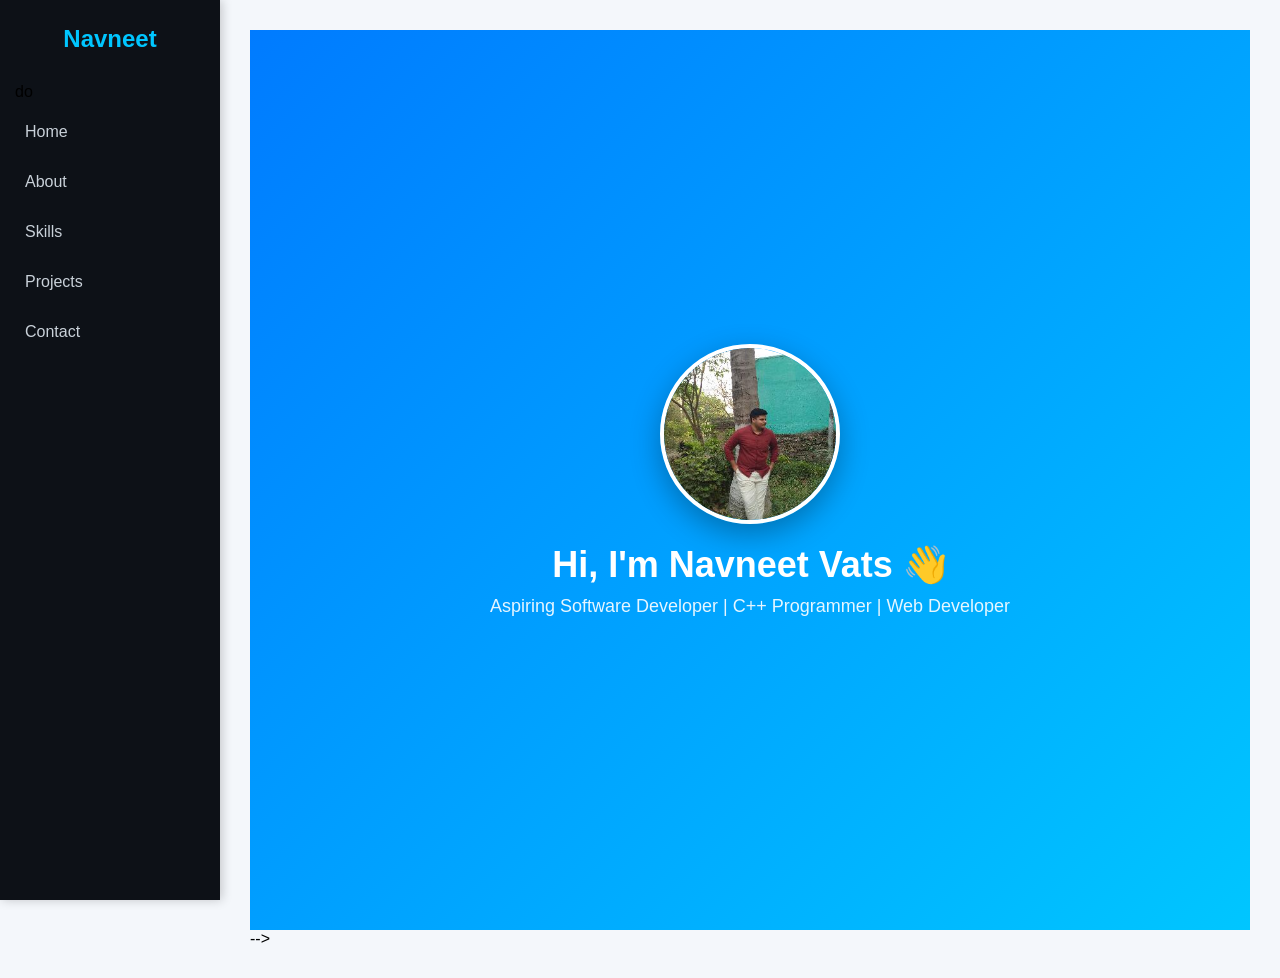
<file: index.html>
<!DOCTYPE html>
<html lang="en">
<head>
    <meta charset="UTF-8">
    <title>Navneet Portfolio</title>
    <link rel="stylesheet" href="style.css">
</head>
<body>


<div class="sidebar">
    <h2>Navneet</h2>do 
    <a href="#home">Home</a>
    <a href="about.html">About</a>
    <a href="skill.html">Skills</a>
    <a href="project.html">Projects</a>
    <a href="contact.html">Contact</a>
</div>

<div class="main">

    <!-- HOME (FIRST PAGE) -->
 <section id="home" class="home">
    <img src="profile.jpg" alt="Navneet Photo">
    <h1>Hi, I'm Navneet Vats 👋</h1>
    <p>Aspiring Software Developer | C++ Programmer | Web Developer</p>
</section>

    <!-- ABOUT -->
    <!-- <section id="about">
        <h2>About Me</h2>
        <p>I am a C++ programmer and web developer passionate about coding.</p>
    </section> -->

    <!-- SKILLS -->
    <!-- <section id="skills">
        <h2>Skills</h2>
        <p>C++, SQL, HTML, CSS</p>
    </section> -->

    <!-- PROJECTS
    <section id="projects">
        <h2>Projects</h2>
        <p>Student Result System, Hospital DB, Portfolio Website</p>
    </section> -->
<!-- 
    <!-- CONTACT -->
    <!-- <section id="contact"> -->
        <!-- <h2>Contact</h2>
        <p>Email: your-email@example.com</p>
    </section> --> -->


</div>

</body>
</html>
</file>
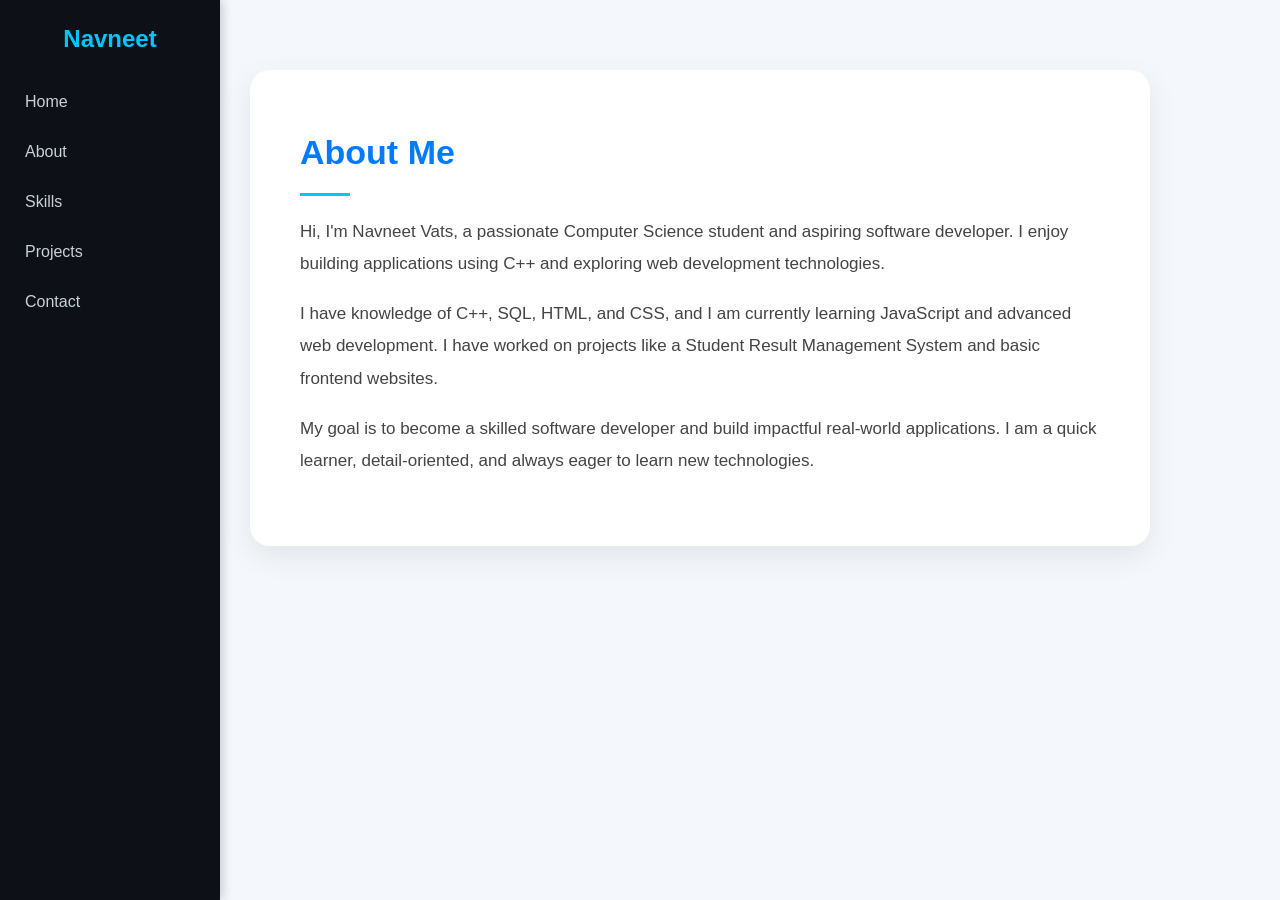
<file: about.html>
<!DOCTYPE html>
<html lang="en">
<head>
    <meta charset="UTF-8">
    <title>About Me</title>
    <link rel="stylesheet" href="style.css">
</head>
<body>

<!-- SIDEBAR SAME AS MAIN -->
<div class="sidebar">
    <h2>Navneet</h2>
    <a href="index.html">Home</a>
    <a href="about.html">About</a>
    <a href="index.html#skills">Skills</a>
    <a href="index.html#projects">Projects</a>
    <a href="index.html#contact">Contact</a>
</div>

<!-- MAIN CONTENT -->
<div class="main">

<section id="about">
  <h2>About Me</h2>

  <p>
    Hi, I'm Navneet Vats, a passionate Computer Science student and aspiring software developer. 
    I enjoy building applications using C++ and exploring web development technologies.
  </p>

  <p>
    I have knowledge of C++, SQL, HTML, and CSS, and I am currently learning JavaScript and advanced web development. 
    I have worked on projects like a Student Result Management System and basic frontend websites.
  </p>

  <p>
    My goal is to become a skilled software developer and build impactful real-world applications. 
    I am a quick learner, detail-oriented, and always eager to learn new technologies.
  </p>

</section>

</div>

</body>
</html>
</file>
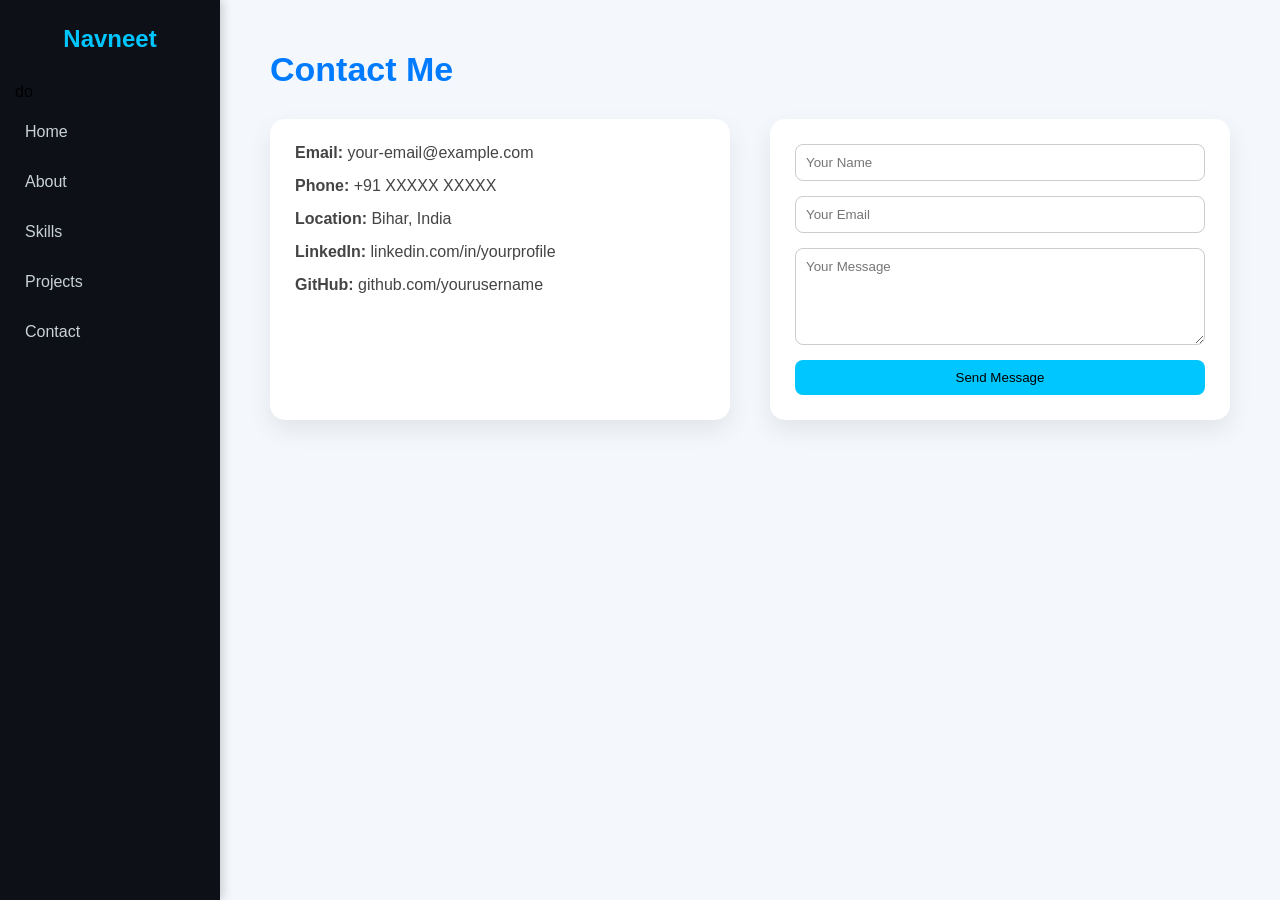
<file: contact.html>
<!DOCTYPE html>
<html lang="en">
<head>
    <meta charset="UTF-8">
    <title>Contact - Navneet</title>
    <link rel="stylesheet" href="style.css">
</head>
<body>

<!-- SIDEBAR -->
<div class="sidebar">
    <h2>Navneet</h2>do 
    <a href="#home">Home</a>
    <a href="about.html">About</a>
    <a href="skill.html">Skills</a>
    <a href="project.html">Projects</a>
    <a href="contact.html">Contact</a>
</div>

<!-- MAIN -->
<div class="main">

<section id="contact-page">
    <h2>Contact Me</h2>

    <div class="contact-container">

        <!-- LEFT INFO -->
        <div class="contact-info">
            <p><strong>Email:</strong> your-email@example.com</p>
            <p><strong>Phone:</strong> +91 XXXXX XXXXX</p>
            <p><strong>Location:</strong> Bihar, India</p>
            <p><strong>LinkedIn:</strong> linkedin.com/in/yourprofile</p>
            <p><strong>GitHub:</strong> github.com/yourusername</p>
        </div>

        <!-- RIGHT FORM -->
        <form class="contact-form">
            <input type="text" placeholder="Your Name" required>
            <input type="email" placeholder="Your Email" required>
            <textarea placeholder="Your Message" rows="5" required></textarea>
            <button type="submit">Send Message</button>
        </form>

    </div>
</section>

</div>

</body>
</html>
</file>
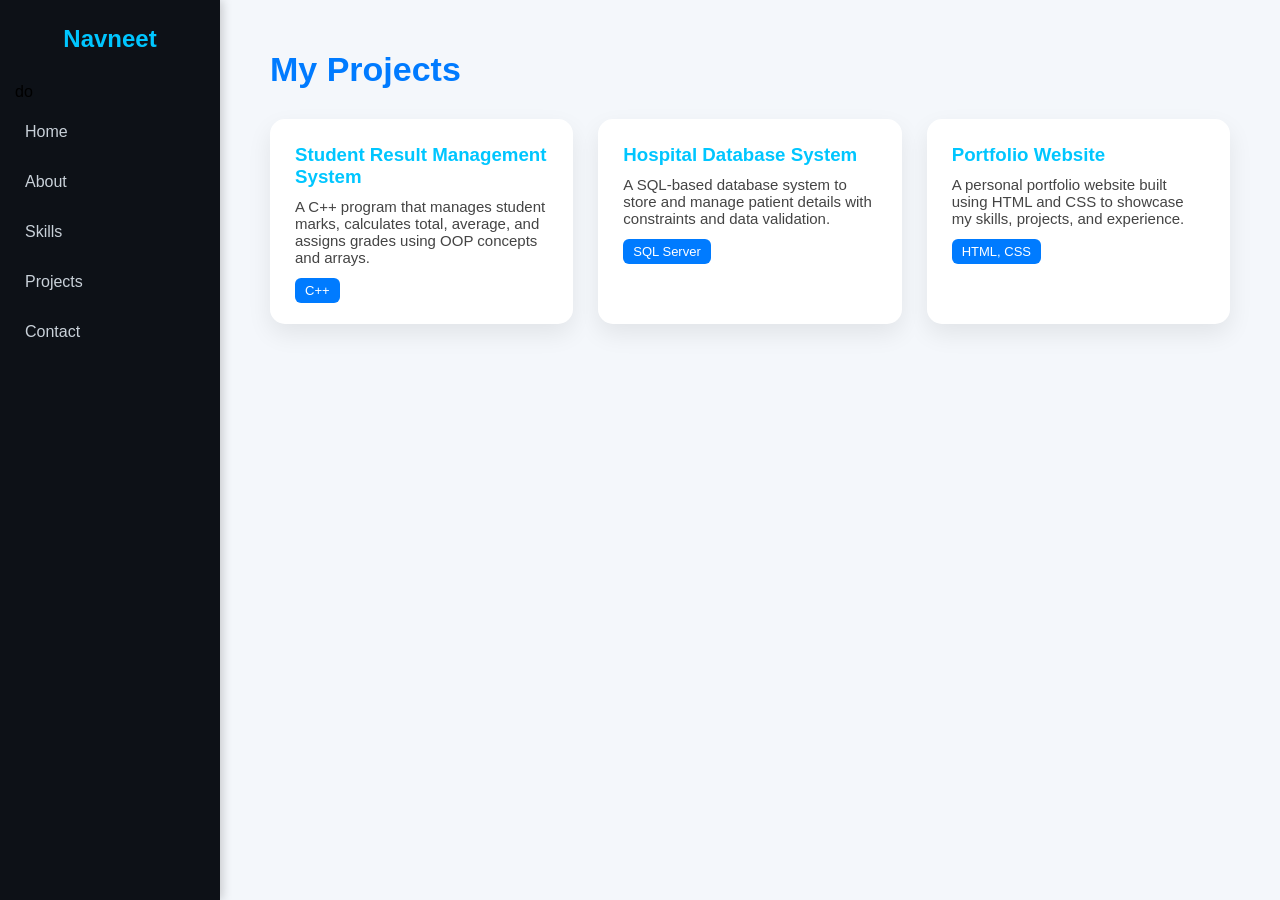
<file: project.html>
<!DOCTYPE html>
<html lang="en">
<head>
    <meta charset="UTF-8">
    <title>Projects - Navneet</title>
    <link rel="stylesheet" href="style.css">
</head>
<body>

<!-- SIDEBAR -->
<div class="sidebar">
    <h2>Navneet</h2>do 
    <a href="#home">Home</a>
    <a href="about.html">About</a>
    <a href="skill.html">Skills</a>
    <a href="project.html">Projects</a>
    <a href="contact.html">Contact</a>
</div>

<!-- MAIN -->
<div class="main">

<section id="projects-page">
    <h2>My Projects</h2>

    <div class="projects-container">

        <!-- Project 1 -->
        <div class="project-card">
            <h3>Student Result Management System</h3>
            <p>
                A C++ program that manages student marks, calculates total, average, and assigns grades using OOP concepts and arrays.
            </p>
            <span>C++</span>
        </div>

        <!-- Project 2 -->
        <div class="project-card">
            <h3>Hospital Database System</h3>
            <p>
                A SQL-based database system to store and manage patient details with constraints and data validation.
            </p>
            <span>SQL Server</span>
        </div>

        <!-- Project 3 -->
        <div class="project-card">
            <h3>Portfolio Website</h3>
            <p>
                A personal portfolio website built using HTML and CSS to showcase my skills, projects, and experience.
            </p>
            <span>HTML, CSS</span>
        </div>

    </div>
</section>

</div>

</body>
</html>
</file>
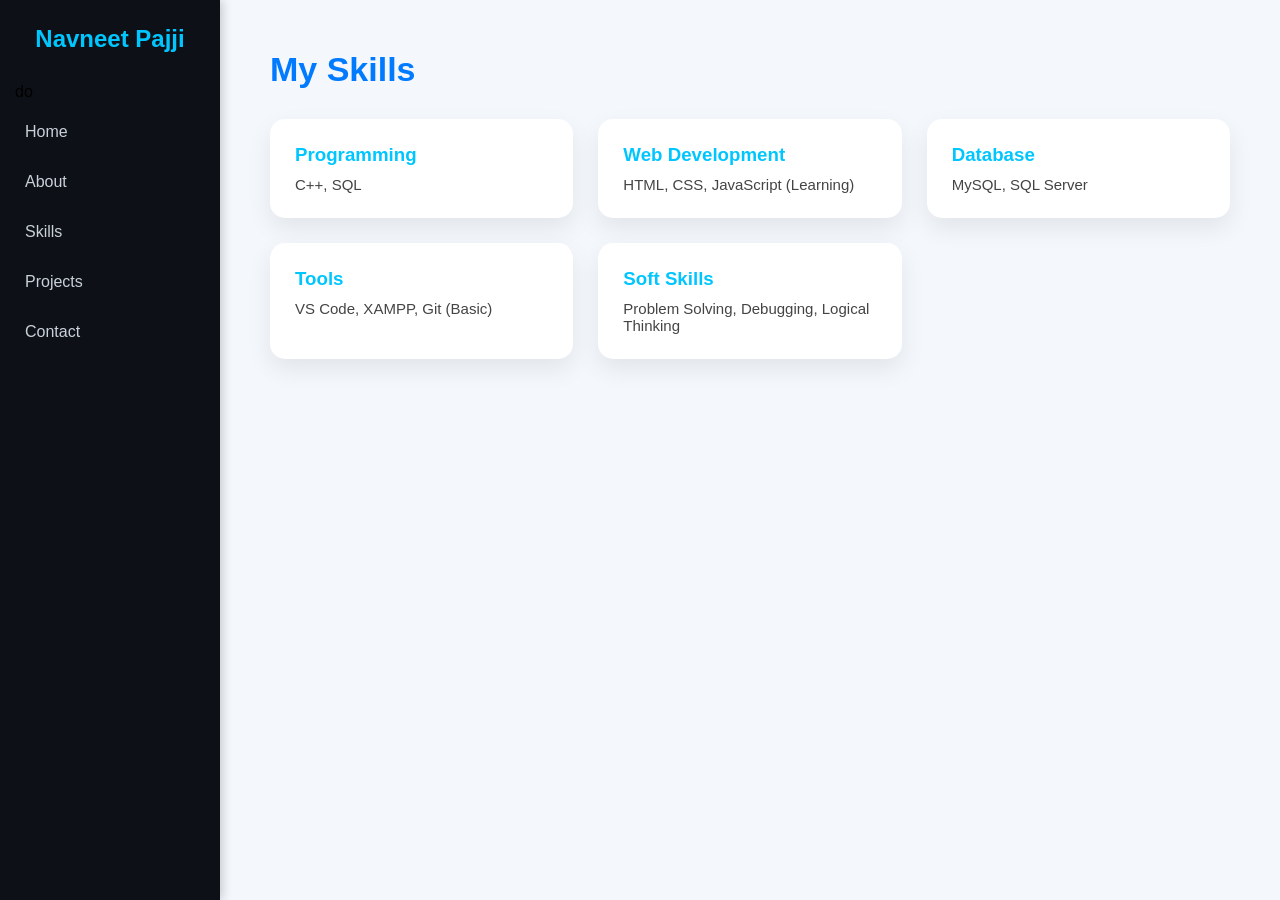
<file: skill.html>
<!DOCTYPE html>
<html lang="en">
<head>
    <meta charset="UTF-8">
    <title>Skills - Navneet</title>
    <link rel="stylesheet" href="style.css">
</head>
<body>

<!-- SIDEBAR -->
<div class="sidebar">
    <h2>Navneet Pajji</h2>do 
    <a href="#home">Home</a>
    <a href="about.html">About</a>
    <a href="skill.html">Skills</a>
    <a href="project.html">Projects</a>
    <a href="contact.html">Contact</a>
</div>

<!-- MAIN -->
<div class="main">

<section id="skills-page">
    <h2>My Skills</h2>

    <div class="skills-container">

        <!-- Programming -->
        <div class="skill-card">
            <h3>Programming</h3>
            <p>C++, SQL</p>
        </div>

        <!-- Web -->
        <div class="skill-card">
            <h3>Web Development</h3>
            <p>HTML, CSS, JavaScript (Learning)</p>
        </div>

        <!-- Database -->
        <div class="skill-card">
            <h3>Database</h3>
            <p>MySQL, SQL Server</p>
        </div>

        <!-- Tools -->
        <div class="skill-card">
            <h3>Tools</h3>
            <p>VS Code, XAMPP, Git (Basic)</p>
        </div>

        <!-- Soft Skills -->
        <div class="skill-card">
            <h3>Soft Skills</h3>
            <p>Problem Solving, Debugging, Logical Thinking</p>
        </div>

    </div>
</section>

</div>

</body>
</html>
</file>
<file: style.css>
* {
    margin: 0;
    padding: 0;
    box-sizing: border-box;
    font-family: 'Segoe UI', sans-serif;
}

body {
    background: #f4f7fb;
}

/* SIDEBAR */
.sidebar {
    position: fixed;
    width: 220px;
    height: 100%;
    background: #0d1117;
    padding: 25px 15px;
    box-shadow: 2px 0 10px rgba(0,0,0,0.2);
}

.sidebar h2 {
    color: #00c6ff;
    margin-bottom: 30px;
    text-align: center;
}

.sidebar a {
    display: block;
    color: #c9d1d9;
    text-decoration: none;
    margin: 12px 0;
    padding: 10px;
    border-radius: 6px;
    transition: 0.3s;
}

.sidebar a:hover {
    background: #00c6ff;
    color: black;
}

/* MAIN ✅ FIXED */
.main {
    margin-left: 220px;
    padding: 30px;   /* added spacing */
}

/* HOME SECTION */
.home {
    height: 100vh;
    display: flex;
    flex-direction: column;
    justify-content: center;
    align-items: center;
    background: linear-gradient(135deg, #007bff, #00c6ff);
    color: white;
    text-align: center;
}

.home img {
    width: 180px;
    height: 180px;
    border-radius: 50%;
    object-fit: cover;
    border: 4px solid white;
    box-shadow: 0 10px 30px rgba(0,0,0,0.3);
    margin-bottom: 20px;
    transition: 0.3s;
}

.home img:hover {
    transform: scale(1.05);
}

.home h1 {
    font-size: 36px;
    margin-bottom: 10px;
}

.home p {
    font-size: 18px;
    opacity: 0.9;
}

/* OTHER SECTIONS */
section {
    padding: 40px 0;   /* better spacing */
}

/* ABOUT SECTION ✅ FIXED */
#about {
    max-width: 900px;
    margin: 40px 0;   /* removed auto center */
    padding: 50px;
    background: white;
    border-radius: 20px;
    box-shadow: 0 10px 30px rgba(0,0,0,0.08);
    line-height: 1.9;
    transition: 0.3s;
}

/* Heading */
#about h2 {
    text-align: left;   /* FIX: no center */
    font-size: 34px;
    margin-bottom: 20px;
    color: #007bff;
}

/* underline */
#about h2::after {
    content: "";
    width: 50px;
    height: 3px;
    background: #00c6ff;
    display: block;
    margin-top: 8px;
}

/* Paragraph */
#about p {
    margin-bottom: 18px;
    color: #444;
    font-size: 17px;
}

/* Hover */
#about:hover {
    transform: translateY(-6px);
}/* SKILLS PAGE */
#skills-page {
    padding: 20px;
}

#skills-page h2 {
    font-size: 34px;
    color: #007bff;
    margin-bottom: 30px;
}

/* GRID */
.skills-container {
    display: grid;
    grid-template-columns: repeat(auto-fit, minmax(250px, 1fr));
    gap: 25px;
}

/* CARD */
.skill-card {
    background: white;
    padding: 25px;
    border-radius: 15px;
    box-shadow: 0 10px 25px rgba(0,0,0,0.08);
    transition: 0.3s;
}

/* HOVER 🔥 */
.skill-card:hover {
    transform: translateY(-8px);
    box-shadow: 0 15px 35px rgba(0,0,0,0.15);
}

/* TITLE */
.skill-card h3 {
    color: #00c6ff;
    margin-bottom: 10px;
}

/* TEXT */
.skill-card p {
    color: #444;
    font-size: 15px;
}
/* PROJECT PAGE */
#projects-page {
    padding: 20px;
}

#projects-page h2 {
    font-size: 34px;
    color: #007bff;
    margin-bottom: 30px;
}

/* GRID */
.projects-container {
    display: grid;
    grid-template-columns: repeat(auto-fit, minmax(280px, 1fr));
    gap: 25px;
}

/* CARD */
.project-card {
    background: white;
    padding: 25px;
    border-radius: 15px;
    box-shadow: 0 10px 25px rgba(0,0,0,0.08);
    transition: 0.3s;
    position: relative;
}

/* HOVER 🔥 */
.project-card:hover {
    transform: translateY(-8px);
    box-shadow: 0 15px 35px rgba(0,0,0,0.15);
}

/* TITLE */
.project-card h3 {
    margin-bottom: 10px;
    color: #00c6ff;
}

/* TEXT */
.project-card p {
    font-size: 15px;
    color: #444;
    margin-bottom: 15px;
}

/* TECH TAG */
.project-card span {
    background: #007bff;
    color: white;
    padding: 5px 10px;
    border-radius: 6px;
    font-size: 13px;
}

/* CONTACT PAGE */
#contact-page {
    padding: 20px;
}

#contact-page h2 {
    font-size: 34px;
    color: #007bff;
    margin-bottom: 30px;
}

/* LAYOUT */
.contact-container {
    display: flex;
    gap: 40px;
    flex-wrap: wrap;
}

/* LEFT SIDE */
.contact-info {
    flex: 1;
    background: white;
    padding: 25px;
    border-radius: 15px;
    box-shadow: 0 10px 25px rgba(0,0,0,0.08);
}

.contact-info p {
    margin-bottom: 15px;
    color: #444;
}

/* FORM */
.contact-form {
    flex: 1;
    background: white;
    padding: 25px;
    border-radius: 15px;
    box-shadow: 0 10px 25px rgba(0,0,0,0.08);
    display: flex;
    flex-direction: column;
}

/* INPUTS */
.contact-form input,
.contact-form textarea {
    margin-bottom: 15px;
    padding: 10px;
    border-radius: 8px;
    border: 1px solid #ccc;
    outline: none;
}

/* BUTTON */
.contact-form button {
    padding: 10px;
    border: none;
    background: #00c6ff;
    color: black;
    border-radius: 8px;
    cursor: pointer;
    transition: 0.3s;
}

.contact-form button:hover {
    background: #007bff;
    color: white;
}
</file>
